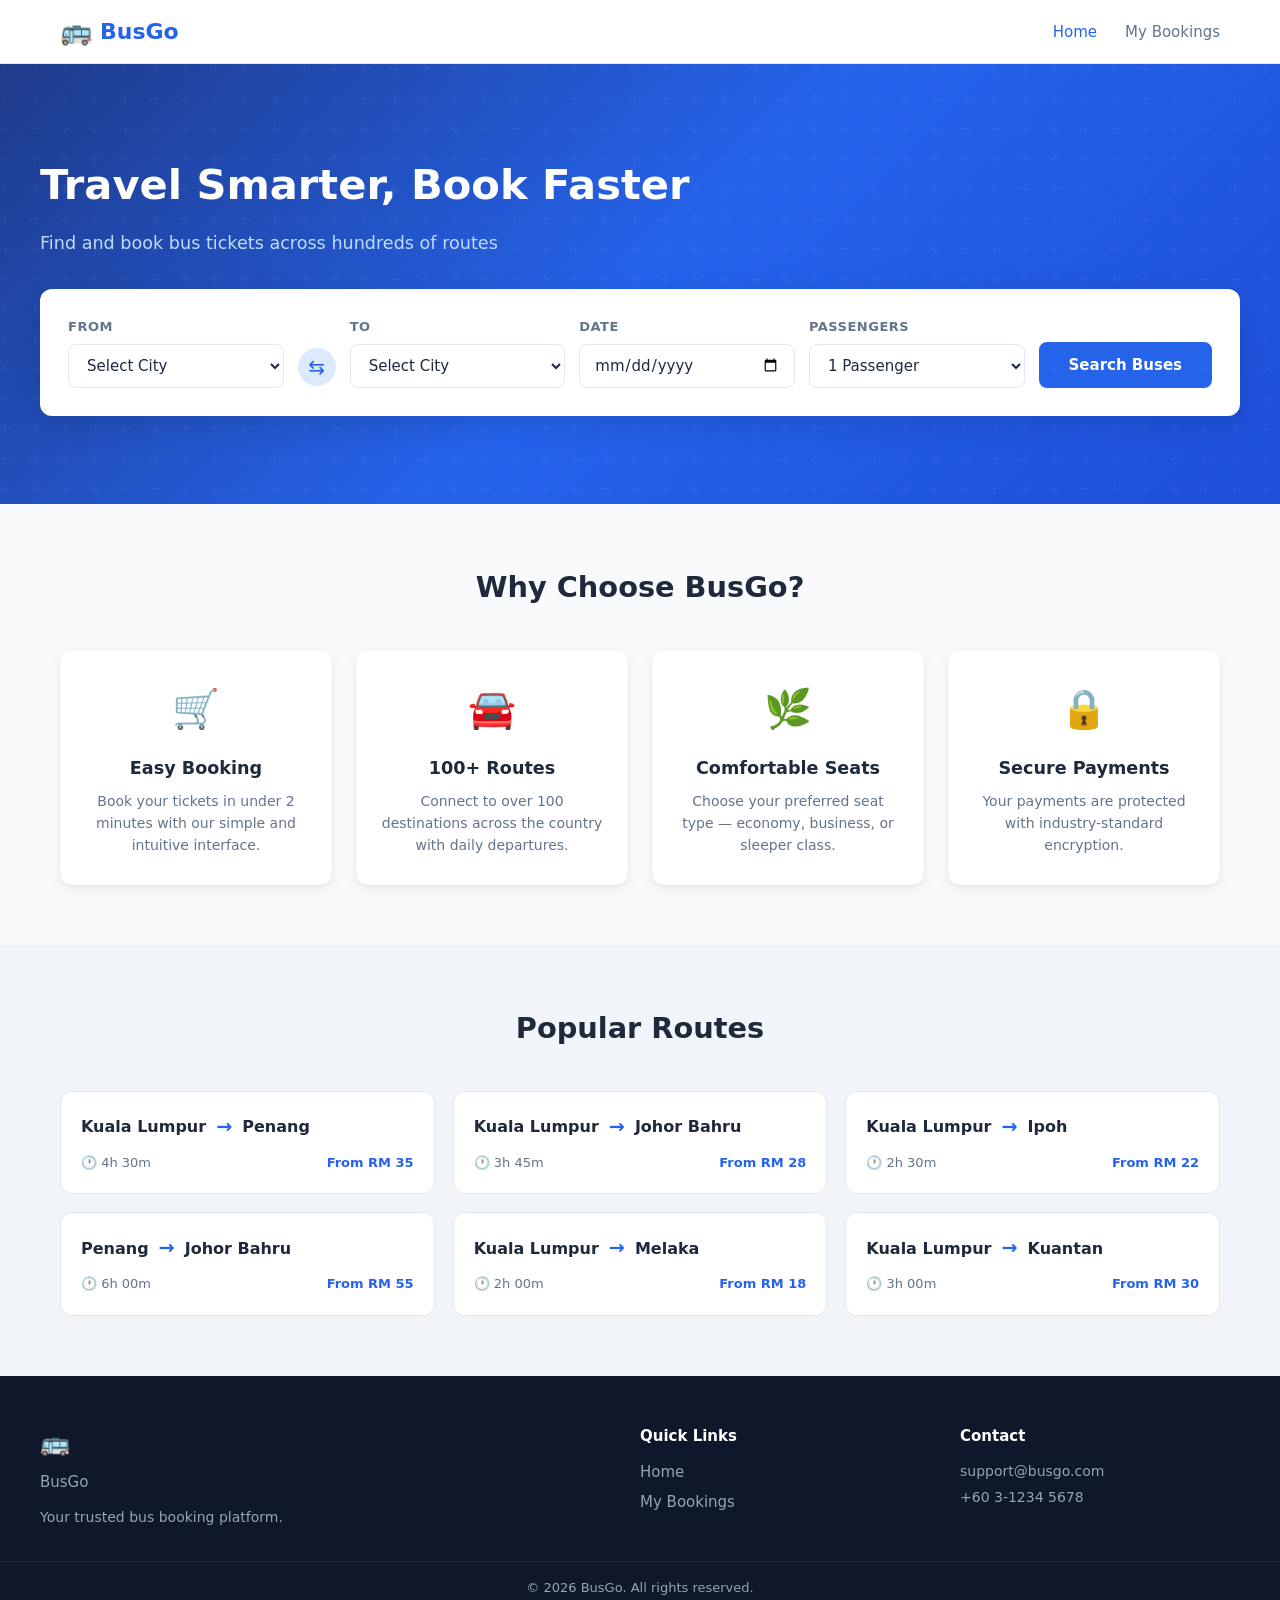
<file: projects/bus-booking-website/index.html>
<!DOCTYPE html>
<html lang="en">
<head>
  <meta charset="UTF-8" />
  <meta name="viewport" content="width=device-width, initial-scale=1.0" />
  <title>BusGo - Book Bus Tickets Online</title>
  <link rel="stylesheet" href="css/style.css" />
</head>
<body>

  <!-- NAVBAR -->
  <nav class="navbar">
    <div class="container nav-inner">
      <a href="index.html" class="logo">
        <span class="logo-icon">&#x1F68C;</span> BusGo
      </a>
      <ul class="nav-links">
        <li><a href="index.html" class="active">Home</a></li>
        <li><a href="my-bookings.html">My Bookings</a></li>
      </ul>
    </div>
  </nav>

  <!-- HERO -->
  <header class="hero">
    <div class="hero-overlay">
      <div class="container hero-content">
        <h1>Travel Smarter, Book Faster</h1>
        <p>Find and book bus tickets across hundreds of routes</p>

        <!-- SEARCH FORM -->
        <form class="search-card" id="searchForm">
          <div class="search-row">
            <div class="field-group">
              <label for="from">From</label>
              <select id="from" name="from" required>
                <option value="">Select City</option>
                <option>Kuala Lumpur</option>
                <option>Penang</option>
                <option>Johor Bahru</option>
                <option>Ipoh</option>
                <option>Kota Bharu</option>
                <option>Kuching</option>
                <option>Kota Kinabalu</option>
                <option>Melaka</option>
                <option>Alor Setar</option>
                <option>Kuantan</option>
              </select>
            </div>

            <button type="button" class="swap-btn" id="swapBtn" title="Swap cities">&#8646;</button>

            <div class="field-group">
              <label for="to">To</label>
              <select id="to" name="to" required>
                <option value="">Select City</option>
                <option>Kuala Lumpur</option>
                <option>Penang</option>
                <option>Johor Bahru</option>
                <option>Ipoh</option>
                <option>Kota Bharu</option>
                <option>Kuching</option>
                <option>Kota Kinabalu</option>
                <option>Melaka</option>
                <option>Alor Setar</option>
                <option>Kuantan</option>
              </select>
            </div>

            <div class="field-group">
              <label for="travelDate">Date</label>
              <input type="date" id="travelDate" name="travelDate" required />
            </div>

            <div class="field-group">
              <label for="passengers">Passengers</label>
              <select id="passengers" name="passengers">
                <option value="1">1 Passenger</option>
                <option value="2">2 Passengers</option>
                <option value="3">3 Passengers</option>
                <option value="4">4 Passengers</option>
                <option value="5">5 Passengers</option>
              </select>
            </div>

            <button type="submit" class="btn btn-primary search-submit">Search Buses</button>
          </div>
        </form>
      </div>
    </div>
  </header>

  <!-- FEATURES SECTION -->
  <section class="features section">
    <div class="container">
      <h2 class="section-title">Why Choose BusGo?</h2>
      <div class="features-grid">
        <div class="feature-card">
          <div class="feature-icon">&#128722;</div>
          <h3>Easy Booking</h3>
          <p>Book your tickets in under 2 minutes with our simple and intuitive interface.</p>
        </div>
        <div class="feature-card">
          <div class="feature-icon">&#128664;</div>
          <h3>100+ Routes</h3>
          <p>Connect to over 100 destinations across the country with daily departures.</p>
        </div>
        <div class="feature-card">
          <div class="feature-icon">&#127807;</div>
          <h3>Comfortable Seats</h3>
          <p>Choose your preferred seat type — economy, business, or sleeper class.</p>
        </div>
        <div class="feature-card">
          <div class="feature-icon">&#128274;</div>
          <h3>Secure Payments</h3>
          <p>Your payments are protected with industry-standard encryption.</p>
        </div>
      </div>
    </div>
  </section>

  <!-- POPULAR ROUTES -->
  <section class="popular section bg-light">
    <div class="container">
      <h2 class="section-title">Popular Routes</h2>
      <div class="routes-grid" id="popularRoutes"></div>
    </div>
  </section>

  <!-- FOOTER -->
  <footer class="footer">
    <div class="container footer-inner">
      <div class="footer-brand">
        <span class="logo-icon">&#x1F68C;</span> BusGo
        <p>Your trusted bus booking platform.</p>
      </div>
      <div class="footer-links">
        <h4>Quick Links</h4>
        <ul>
          <li><a href="index.html">Home</a></li>
          <li><a href="my-bookings.html">My Bookings</a></li>
        </ul>
      </div>
      <div class="footer-contact">
        <h4>Contact</h4>
        <p>support@busgo.com</p>
        <p>+60 3-1234 5678</p>
      </div>
    </div>
    <div class="footer-bottom">
      <p>&copy; 2026 BusGo. All rights reserved.</p>
    </div>
  </footer>

  <script src="js/app.js"></script>
  <script>
    // Set minimum date to today
    document.getElementById('travelDate').min = new Date().toISOString().split('T')[0];

    // Swap cities
    document.getElementById('swapBtn').addEventListener('click', () => {
      const from = document.getElementById('from');
      const to = document.getElementById('to');
      const tmp = from.value;
      from.value = to.value;
      to.value = tmp;
    });

    // Search form submit
    document.getElementById('searchForm').addEventListener('submit', (e) => {
      e.preventDefault();
      const from = document.getElementById('from').value;
      const to = document.getElementById('to').value;
      if (from === to) {
        alert('Origin and destination cannot be the same city.');
        return;
      }
      const date = document.getElementById('travelDate').value;
      const passengers = document.getElementById('passengers').value;
      window.location.href = `buses.html?from=${encodeURIComponent(from)}&to=${encodeURIComponent(to)}&date=${date}&passengers=${passengers}`;
    });

    // Render popular routes
    const routes = [
      { from: 'Kuala Lumpur', to: 'Penang', price: 35, duration: '4h 30m' },
      { from: 'Kuala Lumpur', to: 'Johor Bahru', price: 28, duration: '3h 45m' },
      { from: 'Kuala Lumpur', to: 'Ipoh', price: 22, duration: '2h 30m' },
      { from: 'Penang', to: 'Johor Bahru', price: 55, duration: '6h 00m' },
      { from: 'Kuala Lumpur', to: 'Melaka', price: 18, duration: '2h 00m' },
      { from: 'Kuala Lumpur', to: 'Kuantan', price: 30, duration: '3h 00m' },
    ];
    const container = document.getElementById('popularRoutes');
    routes.forEach(r => {
      container.innerHTML += `
        <div class="route-card" onclick="quickSearch('${r.from}','${r.to}')">
          <div class="route-cities">
            <span>${r.from}</span>
            <span class="route-arrow">&#8594;</span>
            <span>${r.to}</span>
          </div>
          <div class="route-meta">
            <span class="route-duration">&#128336; ${r.duration}</span>
            <span class="route-price">From RM ${r.price}</span>
          </div>
        </div>`;
    });

    function quickSearch(from, to) {
      document.getElementById('from').value = from;
      document.getElementById('to').value = to;
      document.getElementById('travelDate').value = new Date().toISOString().split('T')[0];
      document.getElementById('searchForm').dispatchEvent(new Event('submit'));
    }
  </script>
</body>
</html>
</file>
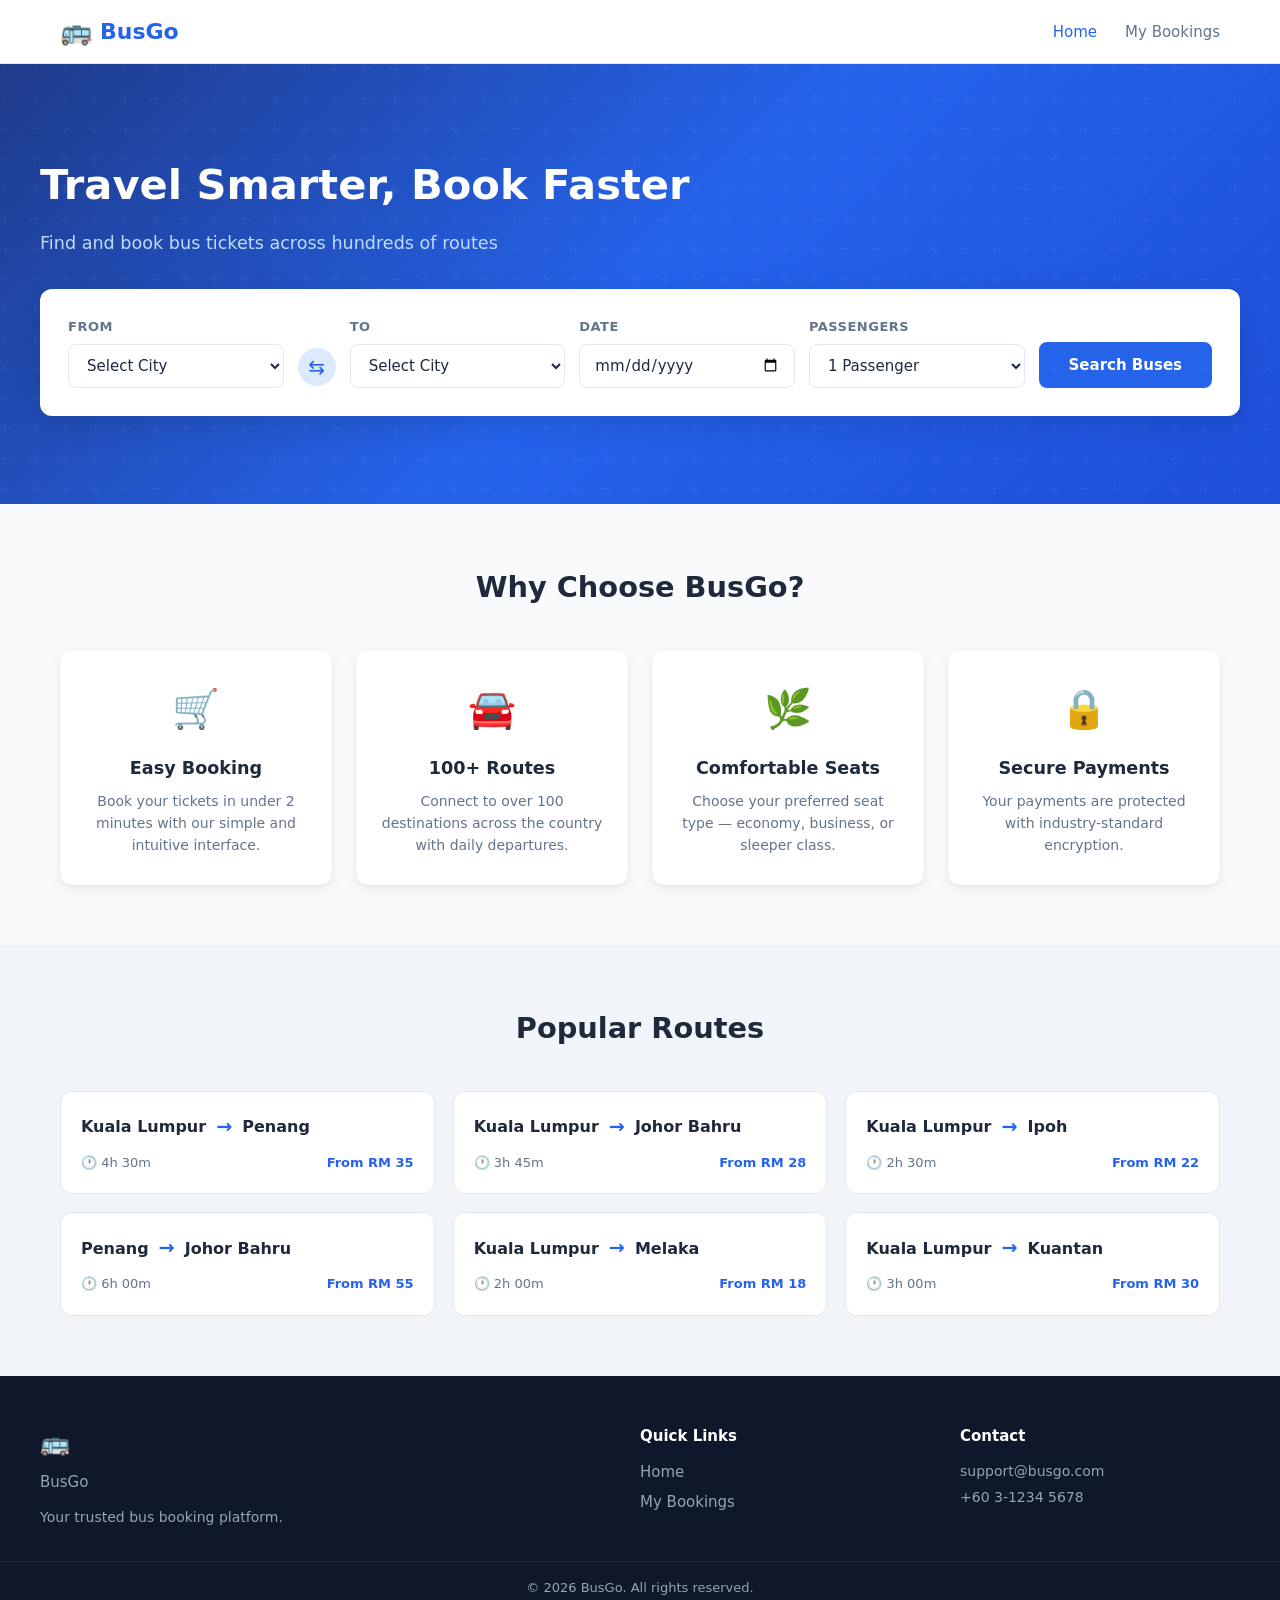
<file: projects/bus-booking-website/booking.html>
<!DOCTYPE html>
<html lang="en">
<head>
  <meta charset="UTF-8" />
  <meta name="viewport" content="width=device-width, initial-scale=1.0" />
  <title>Select Seats - BusGo</title>
  <link rel="stylesheet" href="css/style.css" />
</head>
<body>

  <!-- NAVBAR -->
  <nav class="navbar">
    <div class="container nav-inner">
      <a href="index.html" class="logo">
        <span class="logo-icon">&#x1F68C;</span> BusGo
      </a>
      <ul class="nav-links">
        <li><a href="index.html">Home</a></li>
        <li><a href="my-bookings.html">My Bookings</a></li>
      </ul>
    </div>
  </nav>

  <!-- PROGRESS BAR -->
  <div class="progress-strip">
    <div class="container">
      <div class="progress-steps">
        <div class="step completed"><span class="step-num">1</span> Search</div>
        <div class="step-line completed"></div>
        <div class="step active"><span class="step-num">2</span> Select Seats</div>
        <div class="step-line"></div>
        <div class="step"><span class="step-num">3</span> Passenger Details</div>
        <div class="step-line"></div>
        <div class="step"><span class="step-num">4</span> Confirmation</div>
      </div>
    </div>
  </div>

  <main class="container section">
    <div class="booking-layout">

      <!-- LEFT: SEAT SELECTION -->
      <div class="booking-left">

        <!-- BUS DETAILS CARD -->
        <div class="card bus-detail-card" id="busDetailCard"></div>

        <!-- SEAT MAP -->
        <div class="card seat-card">
          <h3>Select Your Seats</h3>
          <div class="seat-legend">
            <span class="legend-item"><span class="seat-demo available"></span> Available</span>
            <span class="legend-item"><span class="seat-demo selected"></span> Selected</span>
            <span class="legend-item"><span class="seat-demo booked"></span> Booked</span>
          </div>

          <div class="bus-layout">
            <div class="driver-section">
              <div class="steering-wheel">&#9939;</div>
              <span>Driver</span>
            </div>
            <div class="seat-grid" id="seatGrid"></div>
          </div>

          <div class="selected-seats-summary" id="selectedSeatsSummary">
            Select <span id="requiredSeats"></span> seat(s)
          </div>
        </div>

        <!-- PASSENGER DETAILS FORM -->
        <div class="card passenger-card" id="passengerForm" style="display:none;">
          <h3>Passenger Details</h3>
          <div id="passengerFields"></div>

          <div class="contact-section">
            <h4>Contact Information</h4>
            <div class="form-row">
              <div class="form-group">
                <label>Email Address</label>
                <input type="email" id="contactEmail" placeholder="you@example.com" required />
              </div>
              <div class="form-group">
                <label>Phone Number</label>
                <input type="tel" id="contactPhone" placeholder="+60 12-345 6789" required />
              </div>
            </div>
          </div>

          <button class="btn btn-primary btn-block" id="proceedBtn">Proceed to Payment</button>
        </div>
      </div>

      <!-- RIGHT: FARE SUMMARY -->
      <aside class="booking-right">
        <div class="card fare-card" id="fareCard">
          <h3>Fare Summary</h3>
          <div id="fareSummaryContent">
            <div class="fare-placeholder">Select seats to see fare breakdown</div>
          </div>
        </div>

        <div class="card info-card">
          <h4>&#128274; Secure Booking</h4>
          <ul class="info-list">
            <li>&#10003; Free cancellation up to 24h before departure</li>
            <li>&#10003; Instant e-ticket via email</li>
            <li>&#10003; 24/7 customer support</li>
          </ul>
        </div>
      </aside>
    </div>
  </main>

  <!-- PAYMENT MODAL -->
  <div class="modal-overlay" id="paymentModal" style="display:none;">
    <div class="modal">
      <div class="modal-header">
        <h3>Payment</h3>
        <button class="modal-close" onclick="closeModal()">&#10005;</button>
      </div>
      <div class="modal-body">
        <div class="total-amount" id="modalTotal"></div>

        <div class="payment-methods">
          <label class="payment-option">
            <input type="radio" name="payment" value="card" checked />
            <span>&#128179; Credit / Debit Card</span>
          </label>
          <label class="payment-option">
            <input type="radio" name="payment" value="fpx" />
            <span>&#127975; Online Banking (FPX)</span>
          </label>
          <label class="payment-option">
            <input type="radio" name="payment" value="ewallet" />
            <span>&#128247; E-Wallet</span>
          </label>
        </div>

        <div id="cardFields">
          <div class="form-group">
            <label>Card Number</label>
            <input type="text" id="cardNum" placeholder="1234 5678 9012 3456" maxlength="19" />
          </div>
          <div class="form-row">
            <div class="form-group">
              <label>Expiry</label>
              <input type="text" id="cardExpiry" placeholder="MM/YY" maxlength="5" />
            </div>
            <div class="form-group">
              <label>CVV</label>
              <input type="text" id="cardCvv" placeholder="123" maxlength="3" />
            </div>
          </div>
          <div class="form-group">
            <label>Cardholder Name</label>
            <input type="text" id="cardName" placeholder="Name on card" />
          </div>
        </div>

        <button class="btn btn-primary btn-block" id="payBtn">Pay Now</button>
      </div>
    </div>
  </div>

  <!-- FOOTER -->
  <footer class="footer">
    <div class="footer-bottom">
      <p>&copy; 2026 BusGo. All rights reserved.</p>
    </div>
  </footer>

  <script src="js/app.js"></script>
  <script>
    const bus = JSON.parse(sessionStorage.getItem('selectedBus') || 'null');
    const search = JSON.parse(sessionStorage.getItem('searchParams') || '{}');

    if (!bus) { window.location.href = 'index.html'; }

    const { from = '', to = '', date = '', passengers = 1 } = search;
    let selectedSeats = [];

    // Render bus detail card
    document.getElementById('busDetailCard').innerHTML = `
      <div class="bus-detail-row">
        <div class="bd-operator">
          <div class="operator-logo large">${bus.operatorInitials}</div>
          <div>
            <div class="operator-name">${bus.operator}</div>
            <div class="bus-type-badge">${bus.type}</div>
          </div>
        </div>
        <div class="bd-route">
          <div class="bd-time-block">
            <div class="time">${bus.departure}</div>
            <div class="city">${from}</div>
            <div class="date-small">${formatDate(date)}</div>
          </div>
          <div class="duration-block">
            <div class="duration-line"></div>
            <div class="duration-text">${bus.duration}</div>
          </div>
          <div class="bd-time-block">
            <div class="time">${bus.arrival}</div>
            <div class="city">${to}</div>
            <div class="date-small">${formatDate(date)}</div>
          </div>
        </div>
        <div class="bd-price">
          <div class="price">RM ${bus.price.toFixed(2)}</div>
          <div class="price-sub">per person</div>
        </div>
      </div>
    `;

    document.getElementById('requiredSeats').textContent = passengers;

    // Generate seat grid
    const totalSeats = 40;
    const bookedSeats = bus.bookedSeats || [];
    const seatGrid = document.getElementById('seatGrid');

    for (let i = 1; i <= totalSeats; i++) {
      const seat = document.createElement('div');
      const col = ((i - 1) % 4);
      seat.className = 'seat ' + (bookedSeats.includes(i) ? 'booked' : 'available');
      if (col === 2) seat.classList.add('aisle-gap');
      seat.textContent = i;
      seat.dataset.num = i;
      if (!bookedSeats.includes(i)) {
        seat.addEventListener('click', () => toggleSeat(i, seat));
      }
      seatGrid.appendChild(seat);
    }

    function toggleSeat(num, el) {
      if (el.classList.contains('selected')) {
        selectedSeats = selectedSeats.filter(s => s !== num);
        el.classList.remove('selected');
        el.classList.add('available');
      } else {
        if (selectedSeats.length >= passengers) {
          alert(`You can only select ${passengers} seat(s) for this booking.`);
          return;
        }
        selectedSeats.push(num);
        el.classList.remove('available');
        el.classList.add('selected');
      }
      updateUI();
    }

    function updateUI() {
      const summary = document.getElementById('selectedSeatsSummary');
      const passengerForm = document.getElementById('passengerForm');

      if (selectedSeats.length === 0) {
        summary.textContent = `Select ${passengers} seat(s)`;
        passengerForm.style.display = 'none';
        document.getElementById('fareSummaryContent').innerHTML = '<div class="fare-placeholder">Select seats to see fare breakdown</div>';
      } else {
        summary.innerHTML = `Selected: <strong>${selectedSeats.sort((a,b)=>a-b).join(', ')}</strong> &nbsp; (${selectedSeats.length}/${passengers} seats)`;

        if (selectedSeats.length === parseInt(passengers)) {
          passengerForm.style.display = 'block';
          renderPassengerFields();
          passengerForm.scrollIntoView({ behavior: 'smooth', block: 'start' });
        }
        updateFareSummary();
      }
    }

    function renderPassengerFields() {
      const fields = document.getElementById('passengerFields');
      fields.innerHTML = selectedSeats.map((seat, i) => `
        <div class="passenger-block">
          <h4>Passenger ${i + 1} — Seat ${seat}</h4>
          <div class="form-row">
            <div class="form-group">
              <label>Full Name</label>
              <input type="text" id="pax_name_${i}" placeholder="Full name as in IC/Passport" required />
            </div>
            <div class="form-group">
              <label>IC / Passport No.</label>
              <input type="text" id="pax_ic_${i}" placeholder="e.g. 900101-01-1234" required />
            </div>
          </div>
          <div class="form-row">
            <div class="form-group">
              <label>Age</label>
              <input type="number" id="pax_age_${i}" placeholder="Age" min="1" max="120" required />
            </div>
            <div class="form-group">
              <label>Gender</label>
              <select id="pax_gender_${i}">
                <option>Male</option>
                <option>Female</option>
                <option>Prefer not to say</option>
              </select>
            </div>
          </div>
        </div>
      `).join('<hr>');
    }

    function updateFareSummary() {
      const baseFare = bus.price * selectedSeats.length;
      const tax = baseFare * 0.06;
      const total = baseFare + tax;

      document.getElementById('fareSummaryContent').innerHTML = `
        <div class="fare-row"><span>${bus.operator}</span><span></span></div>
        <div class="fare-row"><span>${from} → ${to}</span><span></span></div>
        <div class="fare-row"><span>Seats: ${selectedSeats.sort((a,b)=>a-b).join(', ')}</span><span></span></div>
        <hr>
        <div class="fare-row"><span>Base Fare (${selectedSeats.length} × RM ${bus.price})</span><span>RM ${baseFare.toFixed(2)}</span></div>
        <div class="fare-row"><span>Service Tax (6%)</span><span>RM ${tax.toFixed(2)}</span></div>
        <hr>
        <div class="fare-row total"><span>Total</span><span>RM ${total.toFixed(2)}</span></div>
      `;
    }

    // Proceed to payment
    document.getElementById('proceedBtn').addEventListener('click', () => {
      if (selectedSeats.length < parseInt(passengers)) {
        alert(`Please select ${passengers} seat(s) before proceeding.`);
        return;
      }
      // Collect passenger info
      const passengerData = selectedSeats.map((seat, i) => ({
        seat,
        name: document.getElementById(`pax_name_${i}`).value.trim(),
        ic: document.getElementById(`pax_ic_${i}`).value.trim(),
        age: document.getElementById(`pax_age_${i}`).value,
        gender: document.getElementById(`pax_gender_${i}`).value,
      }));

      const email = document.getElementById('contactEmail').value.trim();
      const phone = document.getElementById('contactPhone').value.trim();

      if (passengerData.some(p => !p.name || !p.ic || !p.age)) {
        alert('Please fill in all passenger details.');
        return;
      }
      if (!email || !phone) {
        alert('Please enter contact information.');
        return;
      }

      const baseFare = bus.price * selectedSeats.length;
      const tax = baseFare * 0.06;
      const total = baseFare + tax;

      sessionStorage.setItem('bookingData', JSON.stringify({ bus, search, selectedSeats, passengerData, email, phone, total }));
      document.getElementById('modalTotal').innerHTML = `Total Amount: <strong>RM ${total.toFixed(2)}</strong>`;
      document.getElementById('paymentModal').style.display = 'flex';
    });

    // Card number formatting
    document.getElementById('cardNum').addEventListener('input', function () {
      this.value = this.value.replace(/\D/g, '').replace(/(.{4})/g, '$1 ').trim();
    });
    document.getElementById('cardExpiry').addEventListener('input', function () {
      this.value = this.value.replace(/\D/g, '').replace(/^(\d{2})(\d)/, '$1/$2');
    });

    document.getElementById('payBtn').addEventListener('click', () => {
      const method = document.querySelector('input[name="payment"]:checked').value;
      if (method === 'card') {
        const num = document.getElementById('cardNum').value.replace(/\s/g, '');
        const exp = document.getElementById('cardExpiry').value;
        const cvv = document.getElementById('cardCvv').value;
        const name = document.getElementById('cardName').value.trim();
        if (num.length < 16 || !exp || cvv.length < 3 || !name) {
          alert('Please fill in valid card details.');
          return;
        }
      }

      // Simulate payment processing
      document.getElementById('payBtn').textContent = 'Processing...';
      document.getElementById('payBtn').disabled = true;
      setTimeout(() => {
        // Save booking to localStorage
        const bookingData = JSON.parse(sessionStorage.getItem('bookingData'));
        const bookingRef = 'BG' + Date.now().toString(36).toUpperCase();
        bookingData.ref = bookingRef;
        bookingData.status = 'Confirmed';
        bookingData.bookedAt = new Date().toISOString();

        const allBookings = JSON.parse(localStorage.getItem('busgoBookings') || '[]');
        allBookings.push(bookingData);
        localStorage.setItem('busgoBookings', JSON.stringify(allBookings));
        sessionStorage.setItem('lastBooking', JSON.stringify(bookingData));

        window.location.href = 'confirmation.html';
      }, 2000);
    });

    function closeModal() {
      document.getElementById('paymentModal').style.display = 'none';
    }

    // Payment method toggle
    document.querySelectorAll('input[name="payment"]').forEach(el => {
      el.addEventListener('change', () => {
        document.getElementById('cardFields').style.display = el.value === 'card' ? 'block' : 'none';
      });
    });

    function formatDate(d) {
      if (!d) return '';
      const dt = new Date(d + 'T00:00:00');
      return dt.toLocaleDateString('en-MY', { weekday: 'short', day: 'numeric', month: 'short', year: 'numeric' });
    }
  </script>
</body>
</html>
</file>
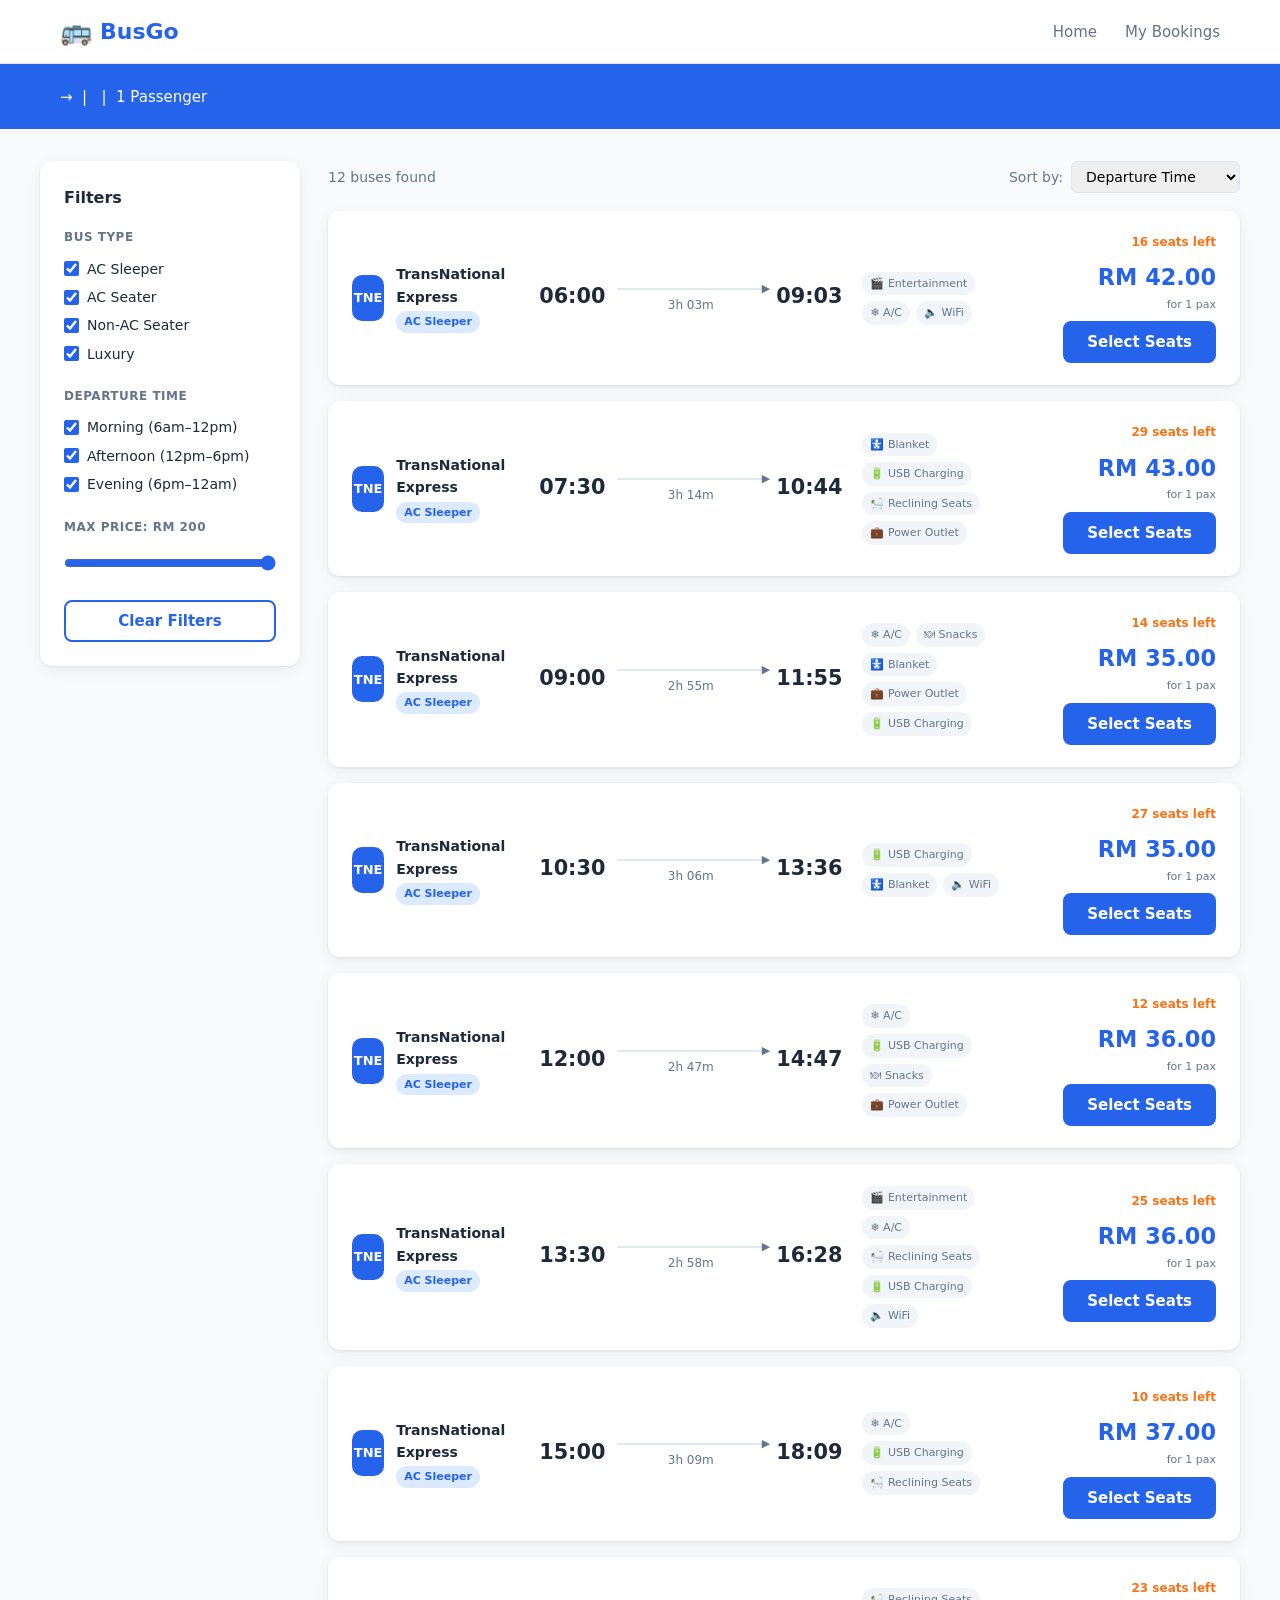
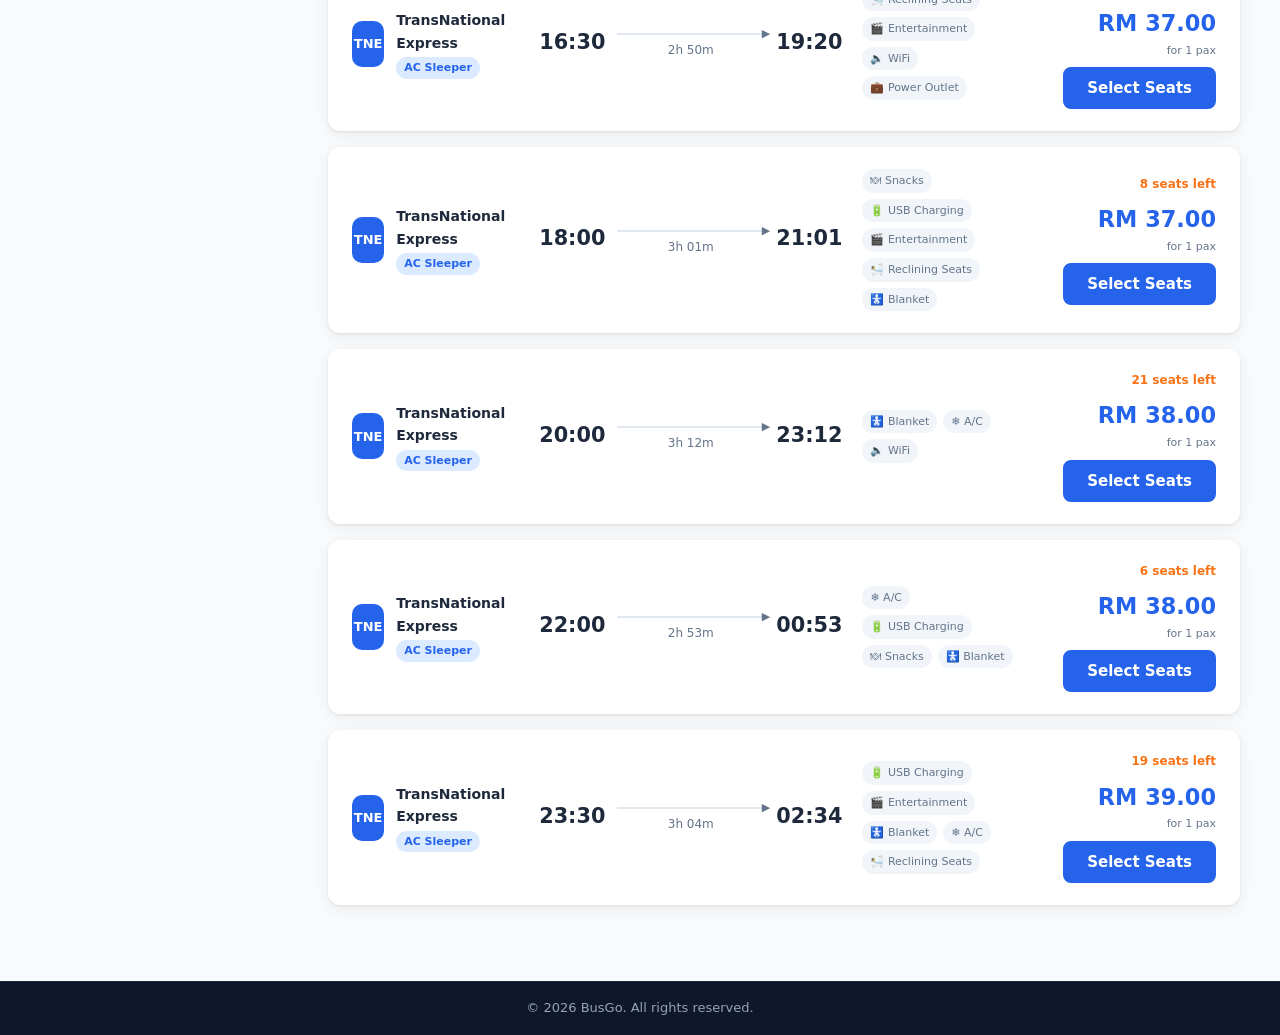
<file: projects/bus-booking-website/buses.html>
<!DOCTYPE html>
<html lang="en">
<head>
  <meta charset="UTF-8" />
  <meta name="viewport" content="width=device-width, initial-scale=1.0" />
  <title>Available Buses - BusGo</title>
  <link rel="stylesheet" href="css/style.css" />
</head>
<body>

  <!-- NAVBAR -->
  <nav class="navbar">
    <div class="container nav-inner">
      <a href="index.html" class="logo">
        <span class="logo-icon">&#x1F68C;</span> BusGo
      </a>
      <ul class="nav-links">
        <li><a href="index.html">Home</a></li>
        <li><a href="my-bookings.html">My Bookings</a></li>
      </ul>
    </div>
  </nav>

  <!-- SEARCH SUMMARY BAR -->
  <div class="search-bar-strip">
    <div class="container search-bar-inner">
      <div class="search-summary" id="searchSummary"></div>
      <a href="index.html" class="btn btn-outline btn-sm">Modify Search</a>
    </div>
  </div>

  <!-- MAIN CONTENT -->
  <main class="container buses-main section">
    <div class="buses-layout">

      <!-- FILTERS SIDEBAR -->
      <aside class="filters-panel">
        <h3>Filters</h3>

        <div class="filter-group">
          <label class="filter-label">Bus Type</label>
          <label class="checkbox-label"><input type="checkbox" value="AC Sleeper" class="bus-type-filter" checked /> AC Sleeper</label>
          <label class="checkbox-label"><input type="checkbox" value="AC Seater" class="bus-type-filter" checked /> AC Seater</label>
          <label class="checkbox-label"><input type="checkbox" value="Non-AC Seater" class="bus-type-filter" checked /> Non-AC Seater</label>
          <label class="checkbox-label"><input type="checkbox" value="Luxury" class="bus-type-filter" checked /> Luxury</label>
        </div>

        <div class="filter-group">
          <label class="filter-label">Departure Time</label>
          <label class="checkbox-label"><input type="checkbox" value="morning" class="time-filter" checked /> Morning (6am–12pm)</label>
          <label class="checkbox-label"><input type="checkbox" value="afternoon" class="time-filter" checked /> Afternoon (12pm–6pm)</label>
          <label class="checkbox-label"><input type="checkbox" value="evening" class="time-filter" checked /> Evening (6pm–12am)</label>
        </div>

        <div class="filter-group">
          <label class="filter-label">Max Price: RM <span id="priceDisplay">200</span></label>
          <input type="range" id="priceRange" min="10" max="200" value="200" step="5" />
        </div>

        <button class="btn btn-outline btn-block" id="clearFilters">Clear Filters</button>
      </aside>

      <!-- BUS RESULTS -->
      <section class="buses-results">
        <div class="results-header">
          <span id="resultsCount"></span>
          <div class="sort-row">
            <label for="sortBy">Sort by:</label>
            <select id="sortBy">
              <option value="departure">Departure Time</option>
              <option value="price-asc">Price: Low to High</option>
              <option value="price-desc">Price: High to Low</option>
              <option value="duration">Duration</option>
            </select>
          </div>
        </div>
        <div id="busList"></div>
        <div id="noBuses" class="no-results hidden">
          <div class="no-results-icon">&#128664;</div>
          <h3>No buses found</h3>
          <p>Try adjusting your filters or search for a different route.</p>
        </div>
      </section>
    </div>
  </main>

  <!-- FOOTER -->
  <footer class="footer">
    <div class="footer-bottom">
      <p>&copy; 2026 BusGo. All rights reserved.</p>
    </div>
  </footer>

  <script src="js/app.js"></script>
  <script>
    const params = new URLSearchParams(window.location.search);
    const from = params.get('from') || '';
    const to = params.get('to') || '';
    const date = params.get('date') || '';
    const passengers = parseInt(params.get('passengers') || '1');

    // Display search summary
    document.getElementById('searchSummary').innerHTML =
      `<strong>${from}</strong> &rarr; <strong>${to}</strong> &nbsp;|&nbsp; ${formatDate(date)} &nbsp;|&nbsp; ${passengers} Passenger${passengers > 1 ? 's' : ''}`;

    function formatDate(d) {
      if (!d) return '';
      const dt = new Date(d + 'T00:00:00');
      return dt.toLocaleDateString('en-MY', { weekday: 'short', day: 'numeric', month: 'short', year: 'numeric' });
    }

    // Generate buses
    const allBuses = generateBuses(from, to, date, passengers);
    let filtered = [...allBuses];

    renderBuses();

    function renderBuses() {
      applyFilters();
      applySorting();
      displayBuses();
    }

    function applyFilters() {
      const selectedTypes = [...document.querySelectorAll('.bus-type-filter:checked')].map(c => c.value);
      const selectedTimes = [...document.querySelectorAll('.time-filter:checked')].map(c => c.value);
      const maxPrice = parseInt(document.getElementById('priceRange').value);

      filtered = allBuses.filter(bus => {
        const typeOk = selectedTypes.includes(bus.type);
        const priceOk = bus.price * passengers <= maxPrice;
        const hour = parseInt(bus.departure.split(':')[0]);
        let timeSlot = hour < 12 ? 'morning' : hour < 18 ? 'afternoon' : 'evening';
        const timeOk = selectedTimes.includes(timeSlot);
        return typeOk && priceOk && timeOk;
      });
    }

    function applySorting() {
      const sort = document.getElementById('sortBy').value;
      filtered.sort((a, b) => {
        if (sort === 'price-asc') return a.price - b.price;
        if (sort === 'price-desc') return b.price - a.price;
        if (sort === 'duration') return a.durationMins - b.durationMins;
        return a.departure.localeCompare(b.departure);
      });
    }

    function displayBuses() {
      const list = document.getElementById('busList');
      const noBuses = document.getElementById('noBuses');
      document.getElementById('resultsCount').textContent = `${filtered.length} bus${filtered.length !== 1 ? 'es' : ''} found`;

      if (filtered.length === 0) {
        list.innerHTML = '';
        noBuses.classList.remove('hidden');
        return;
      }
      noBuses.classList.add('hidden');

      list.innerHTML = filtered.map(bus => `
        <div class="bus-card">
          <div class="bus-operator">
            <div class="operator-logo">${bus.operatorInitials}</div>
            <div>
              <div class="operator-name">${bus.operator}</div>
              <div class="bus-type-badge">${bus.type}</div>
            </div>
          </div>

          <div class="bus-times">
            <div class="time-block">
              <div class="time">${bus.departure}</div>
              <div class="city">${from}</div>
            </div>
            <div class="duration-block">
              <div class="duration-line"></div>
              <div class="duration-text">${bus.duration}</div>
            </div>
            <div class="time-block">
              <div class="time">${bus.arrival}</div>
              <div class="city">${to}</div>
            </div>
          </div>

          <div class="bus-amenities">
            ${bus.amenities.map(a => `<span class="amenity">${a}</span>`).join('')}
          </div>

          <div class="bus-booking">
            <div class="seats-left">${bus.seatsLeft} seats left</div>
            <div class="price-block">
              <div class="price">RM ${(bus.price * passengers).toFixed(2)}</div>
              <div class="price-sub">for ${passengers} pax</div>
            </div>
            <button class="btn btn-primary" onclick="selectBus('${bus.id}')">Select Seats</button>
          </div>
        </div>
      `).join('');
    }

    function selectBus(busId) {
      const bus = allBuses.find(b => b.id === busId);
      sessionStorage.setItem('selectedBus', JSON.stringify(bus));
      sessionStorage.setItem('searchParams', JSON.stringify({ from, to, date, passengers }));
      window.location.href = `booking.html?busId=${busId}`;
    }

    // Filter listeners
    document.querySelectorAll('.bus-type-filter, .time-filter').forEach(el => el.addEventListener('change', renderBuses));
    document.getElementById('sortBy').addEventListener('change', renderBuses);
    document.getElementById('priceRange').addEventListener('input', function () {
      document.getElementById('priceDisplay').textContent = this.value;
      renderBuses();
    });
    document.getElementById('clearFilters').addEventListener('click', () => {
      document.querySelectorAll('.bus-type-filter, .time-filter').forEach(el => el.checked = true);
      document.getElementById('priceRange').value = 200;
      document.getElementById('priceDisplay').textContent = '200';
      renderBuses();
    });
  </script>
</body>
</html>
</file>
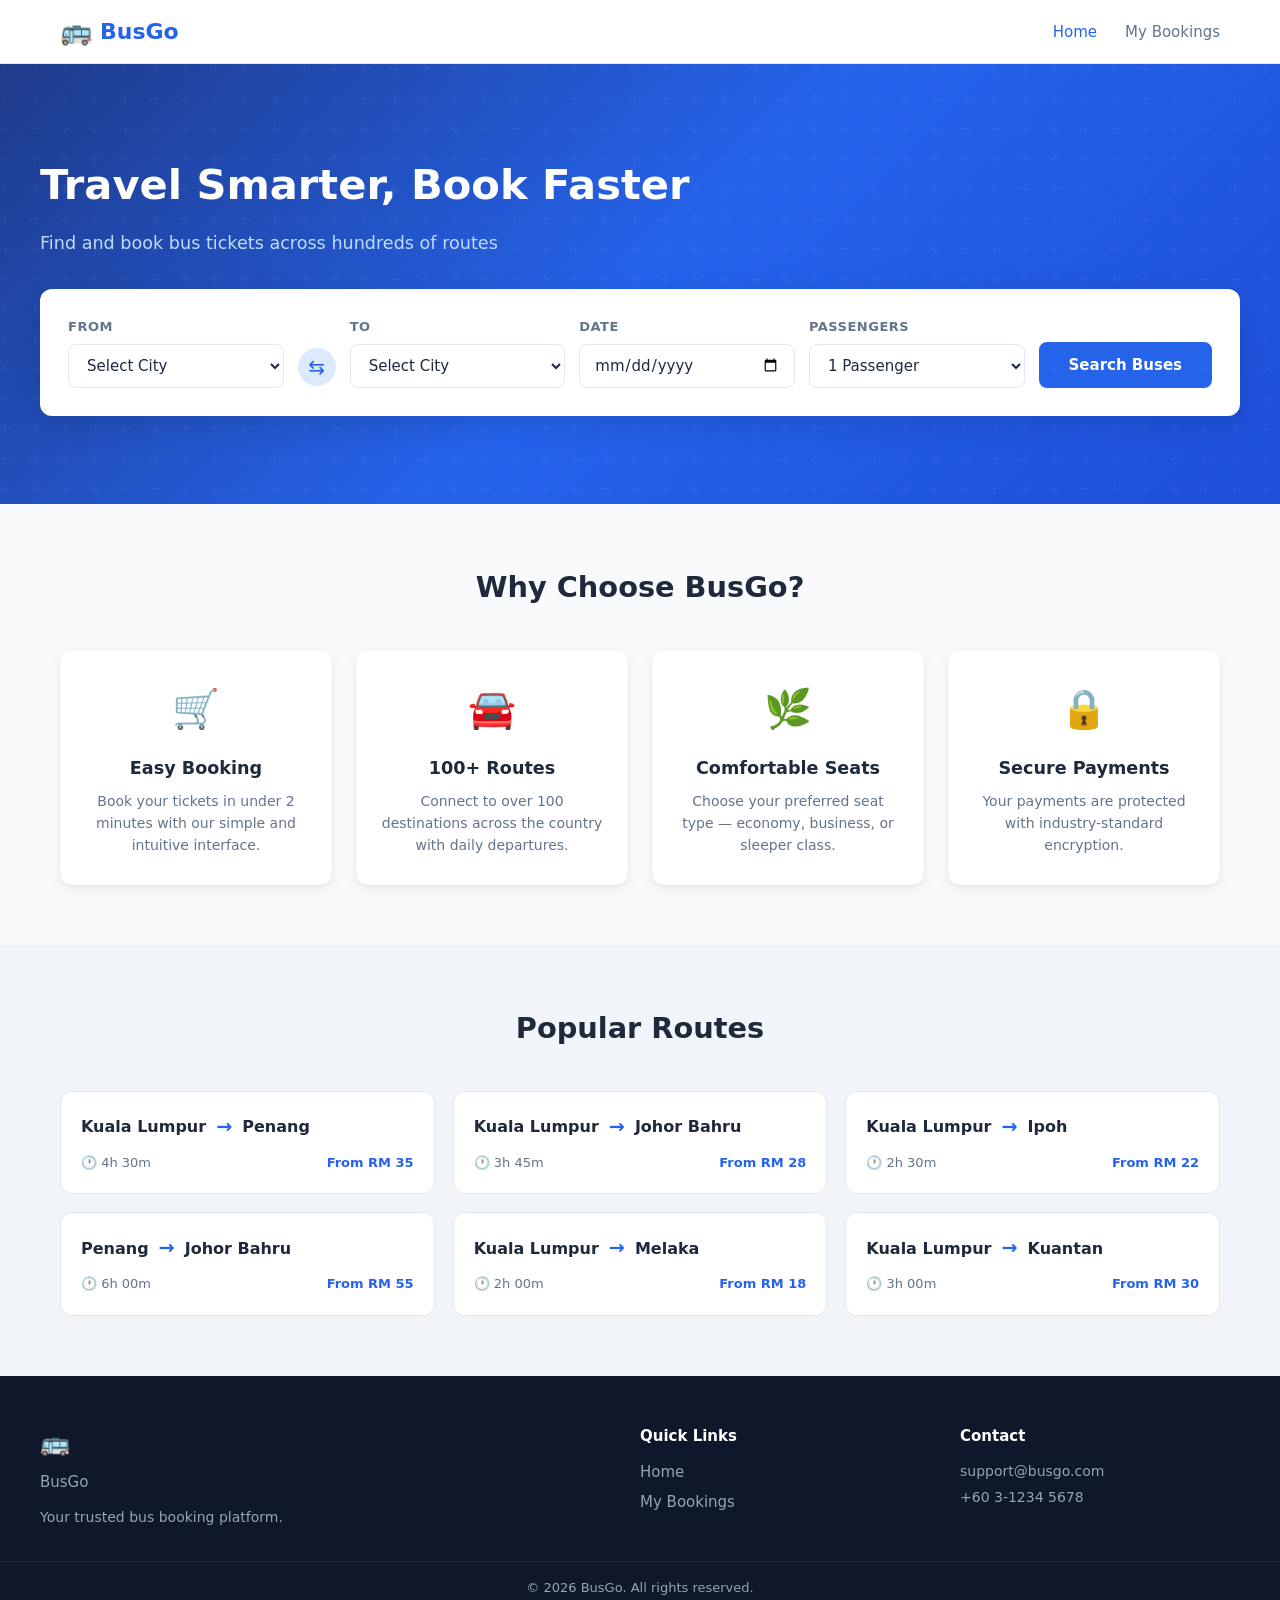
<file: projects/bus-booking-website/confirmation.html>
<!DOCTYPE html>
<html lang="en">
<head>
  <meta charset="UTF-8" />
  <meta name="viewport" content="width=device-width, initial-scale=1.0" />
  <title>Booking Confirmed - BusGo</title>
  <link rel="stylesheet" href="css/style.css" />
</head>
<body>

  <!-- NAVBAR -->
  <nav class="navbar">
    <div class="container nav-inner">
      <a href="index.html" class="logo">
        <span class="logo-icon">&#x1F68C;</span> BusGo
      </a>
      <ul class="nav-links">
        <li><a href="index.html">Home</a></li>
        <li><a href="my-bookings.html">My Bookings</a></li>
      </ul>
    </div>
  </nav>

  <!-- PROGRESS BAR -->
  <div class="progress-strip">
    <div class="container">
      <div class="progress-steps">
        <div class="step completed"><span class="step-num">1</span> Search</div>
        <div class="step-line completed"></div>
        <div class="step completed"><span class="step-num">2</span> Select Seats</div>
        <div class="step-line completed"></div>
        <div class="step completed"><span class="step-num">3</span> Passenger Details</div>
        <div class="step-line completed"></div>
        <div class="step active"><span class="step-num">4</span> Confirmation</div>
      </div>
    </div>
  </div>

  <main class="container section">

    <!-- SUCCESS BANNER -->
    <div class="success-banner">
      <div class="success-icon">&#10003;</div>
      <div>
        <h2>Booking Confirmed!</h2>
        <p>Your e-ticket has been sent to your email.</p>
      </div>
    </div>

    <div class="confirmation-layout">

      <!-- TICKET -->
      <div class="ticket-card" id="ticketCard">
        <div class="ticket-header">
          <div class="ticket-logo">
            <span class="logo-icon">&#x1F68C;</span> BusGo
          </div>
          <div class="ticket-ref" id="ticketRef"></div>
        </div>

        <div class="ticket-body">
          <div class="ticket-route" id="ticketRoute"></div>

          <div class="ticket-divider">
            <div class="ticket-hole left"></div>
            <div class="dashed-line"></div>
            <div class="ticket-hole right"></div>
          </div>

          <div class="ticket-details" id="ticketDetails"></div>
        </div>

        <div class="ticket-footer">
          <div class="ticket-status confirmed">&#10003; CONFIRMED</div>
          <button class="btn btn-outline" onclick="printTicket()">&#128438; Print / Save</button>
        </div>
      </div>

      <!-- ACTIONS SIDEBAR -->
      <div class="confirmation-sidebar">
        <div class="card">
          <h4>What's next?</h4>
          <ul class="info-list">
            <li>&#9993; E-ticket sent to your email</li>
            <li>&#128241; Show ticket on your phone at boarding</li>
            <li>&#128336; Arrive 15 minutes before departure</li>
            <li>&#128220; Carry a valid photo ID</li>
          </ul>
        </div>

        <div class="card cancellation-card">
          <h4>&#128204; Cancellation Policy</h4>
          <p>Free cancellation up to 24 hours before departure. After that, a 50% cancellation fee applies.</p>
        </div>

        <a href="index.html" class="btn btn-primary btn-block">Book Another Trip</a>
        <a href="my-bookings.html" class="btn btn-outline btn-block" style="margin-top:10px;">View My Bookings</a>
      </div>
    </div>
  </main>

  <!-- FOOTER -->
  <footer class="footer">
    <div class="footer-bottom">
      <p>&copy; 2026 BusGo. All rights reserved.</p>
    </div>
  </footer>

  <script src="js/app.js"></script>
  <script>
    const booking = JSON.parse(sessionStorage.getItem('lastBooking') || 'null');
    if (!booking) { window.location.href = 'index.html'; }

    const { bus, search, selectedSeats, passengerData, email, phone, total, ref, bookedAt } = booking;
    const { from, to, date, passengers } = search;

    document.getElementById('ticketRef').textContent = `Ref: ${ref}`;

    document.getElementById('ticketRoute').innerHTML = `
      <div class="ticket-time-block">
        <div class="big-time">${bus.departure}</div>
        <div class="ticket-city">${from}</div>
      </div>
      <div class="ticket-arrow">
        <div class="arrow-line"></div>
        <div class="arrow-duration">${bus.duration}</div>
      </div>
      <div class="ticket-time-block">
        <div class="big-time">${bus.arrival}</div>
        <div class="ticket-city">${to}</div>
      </div>
    `;

    document.getElementById('ticketDetails').innerHTML = `
      <div class="detail-grid">
        <div class="detail-item">
          <div class="detail-label">Date</div>
          <div class="detail-value">${formatDate(date)}</div>
        </div>
        <div class="detail-item">
          <div class="detail-label">Bus Operator</div>
          <div class="detail-value">${bus.operator}</div>
        </div>
        <div class="detail-item">
          <div class="detail-label">Bus Type</div>
          <div class="detail-value">${bus.type}</div>
        </div>
        <div class="detail-item">
          <div class="detail-label">Seats</div>
          <div class="detail-value">${selectedSeats.sort((a,b)=>a-b).join(', ')}</div>
        </div>
        <div class="detail-item">
          <div class="detail-label">Passengers</div>
          <div class="detail-value">${passengerData.map(p => p.name).join(', ')}</div>
        </div>
        <div class="detail-item">
          <div class="detail-label">Contact</div>
          <div class="detail-value">${email}</div>
        </div>
        <div class="detail-item">
          <div class="detail-label">Phone</div>
          <div class="detail-value">${phone}</div>
        </div>
        <div class="detail-item">
          <div class="detail-label">Total Paid</div>
          <div class="detail-value price">RM ${parseFloat(total).toFixed(2)}</div>
        </div>
      </div>
    `;

    function formatDate(d) {
      if (!d) return '';
      const dt = new Date(d + 'T00:00:00');
      return dt.toLocaleDateString('en-MY', { weekday: 'short', day: 'numeric', month: 'short', year: 'numeric' });
    }

    function printTicket() {
      window.print();
    }
  </script>
</body>
</html>
</file>
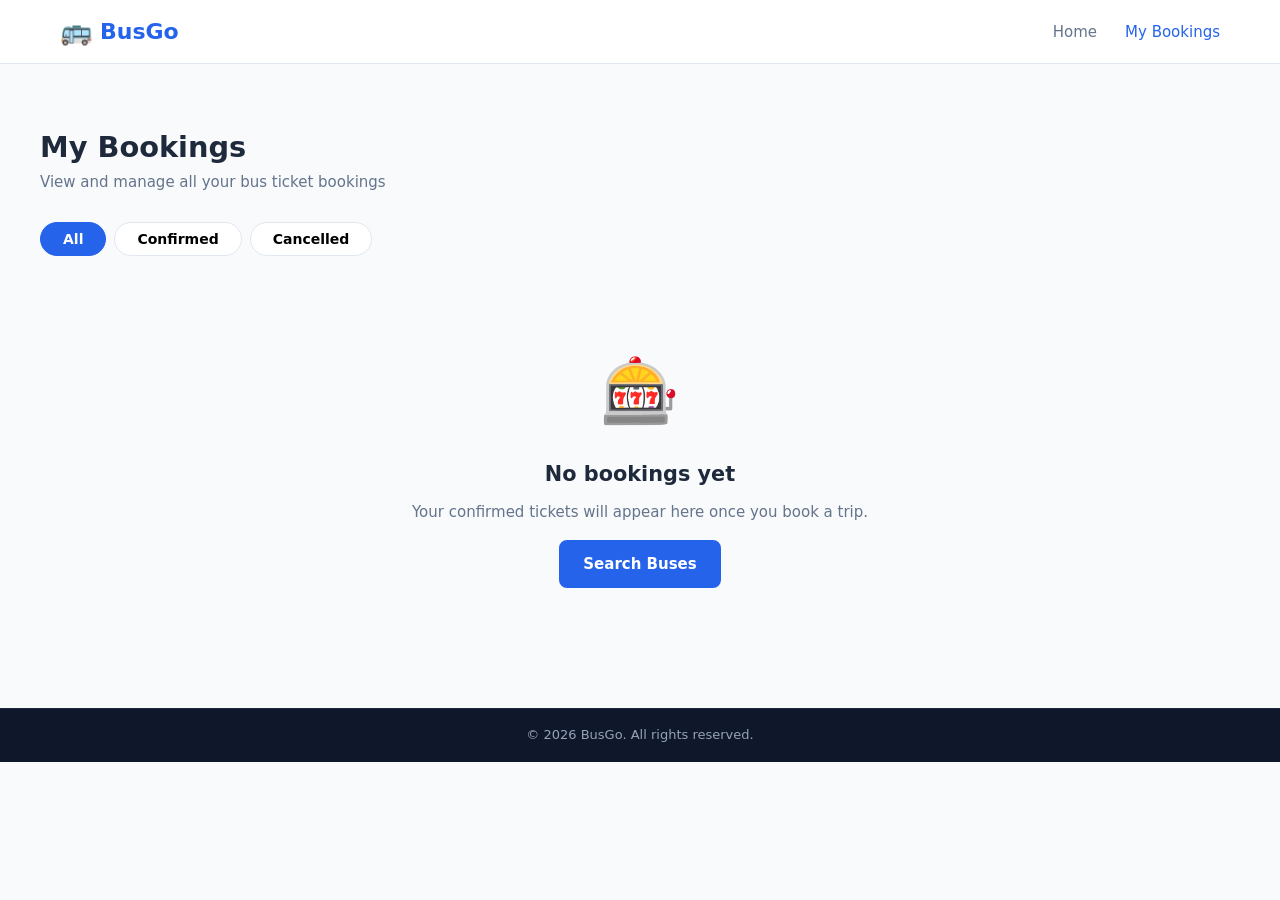
<file: projects/bus-booking-website/my-bookings.html>
<!DOCTYPE html>
<html lang="en">
<head>
  <meta charset="UTF-8" />
  <meta name="viewport" content="width=device-width, initial-scale=1.0" />
  <title>My Bookings - BusGo</title>
  <link rel="stylesheet" href="css/style.css" />
</head>
<body>

  <!-- NAVBAR -->
  <nav class="navbar">
    <div class="container nav-inner">
      <a href="index.html" class="logo">
        <span class="logo-icon">&#x1F68C;</span> BusGo
      </a>
      <ul class="nav-links">
        <li><a href="index.html">Home</a></li>
        <li><a href="my-bookings.html" class="active">My Bookings</a></li>
      </ul>
    </div>
  </nav>

  <main class="container section">
    <div class="page-header">
      <h1>My Bookings</h1>
      <p>View and manage all your bus ticket bookings</p>
    </div>

    <!-- FILTER TABS -->
    <div class="booking-tabs">
      <button class="tab-btn active" data-filter="all">All</button>
      <button class="tab-btn" data-filter="Confirmed">Confirmed</button>
      <button class="tab-btn" data-filter="Cancelled">Cancelled</button>
    </div>

    <div id="bookingsList"></div>

    <div id="noBookings" class="no-results hidden">
      <div class="no-results-icon">&#127920;</div>
      <h3>No bookings yet</h3>
      <p>Your confirmed tickets will appear here once you book a trip.</p>
      <a href="index.html" class="btn btn-primary" style="margin-top:16px;">Search Buses</a>
    </div>
  </main>

  <!-- CANCEL CONFIRMATION MODAL -->
  <div class="modal-overlay" id="cancelModal" style="display:none;">
    <div class="modal">
      <div class="modal-header">
        <h3>Cancel Booking</h3>
        <button class="modal-close" onclick="closeCancelModal()">&#10005;</button>
      </div>
      <div class="modal-body">
        <p>Are you sure you want to cancel booking <strong id="cancelRef"></strong>?</p>
        <p class="cancel-warning">&#9888; Cancellation fees may apply based on our policy.</p>
        <div class="modal-actions">
          <button class="btn btn-outline" onclick="closeCancelModal()">Keep Booking</button>
          <button class="btn btn-danger" id="confirmCancelBtn">Yes, Cancel</button>
        </div>
      </div>
    </div>
  </div>

  <!-- FOOTER -->
  <footer class="footer">
    <div class="footer-bottom">
      <p>&copy; 2026 BusGo. All rights reserved.</p>
    </div>
  </footer>

  <script src="js/app.js"></script>
  <script>
    let currentFilter = 'all';
    let cancelTarget = null;

    function loadBookings() {
      const all = JSON.parse(localStorage.getItem('busgoBookings') || '[]');
      const filtered = currentFilter === 'all' ? all : all.filter(b => b.status === currentFilter);
      const list = document.getElementById('bookingsList');

      if (filtered.length === 0) {
        list.innerHTML = '';
        document.getElementById('noBookings').classList.remove('hidden');
        return;
      }
      document.getElementById('noBookings').classList.add('hidden');

      list.innerHTML = filtered.slice().reverse().map(b => {
        const { bus, search, selectedSeats, passengerData, email, total, ref, status, bookedAt } = b;
        const { from, to, date } = search;
        const isCancelled = status === 'Cancelled';
        const isPast = new Date(date + 'T23:59:59') < new Date();

        return `
          <div class="my-booking-card ${isCancelled ? 'cancelled' : ''}">
            <div class="mbc-header">
              <div class="mbc-ref">
                <span class="ref-label">Booking Ref</span>
                <span class="ref-value">${ref}</span>
              </div>
              <div class="mbc-status ${isCancelled ? 'status-cancelled' : 'status-confirmed'}">
                ${isCancelled ? '&#10005; Cancelled' : '&#10003; Confirmed'}
              </div>
            </div>

            <div class="mbc-route">
              <div class="mbc-time-block">
                <div class="mbc-time">${bus.departure}</div>
                <div class="mbc-city">${from}</div>
              </div>
              <div class="mbc-arrow">
                <div class="duration-line"></div>
                <div class="mbc-duration">${bus.duration}</div>
              </div>
              <div class="mbc-time-block">
                <div class="mbc-time">${bus.arrival}</div>
                <div class="mbc-city">${to}</div>
              </div>
            </div>

            <div class="mbc-details">
              <div class="mbc-detail"><span>Date</span><strong>${formatDate(date)}</strong></div>
              <div class="mbc-detail"><span>Operator</span><strong>${bus.operator}</strong></div>
              <div class="mbc-detail"><span>Seats</span><strong>${selectedSeats.sort((a,b)=>a-b).join(', ')}</strong></div>
              <div class="mbc-detail"><span>Passengers</span><strong>${passengerData.map(p=>p.name).join(', ')}</strong></div>
              <div class="mbc-detail"><span>Contact</span><strong>${email}</strong></div>
              <div class="mbc-detail"><span>Total Paid</span><strong class="price-text">RM ${parseFloat(total).toFixed(2)}</strong></div>
            </div>

            <div class="mbc-actions">
              <div class="booked-date">Booked: ${new Date(bookedAt).toLocaleDateString('en-MY', {day:'numeric',month:'short',year:'numeric'})}</div>
              ${!isCancelled && !isPast ? `<button class="btn btn-outline btn-sm btn-danger-outline" onclick="openCancelModal('${ref}')">Cancel Booking</button>` : ''}
              ${isPast && !isCancelled ? '<span class="past-badge">Trip Completed</span>' : ''}
            </div>
          </div>
        `;
      }).join('');
    }

    function formatDate(d) {
      if (!d) return '';
      const dt = new Date(d + 'T00:00:00');
      return dt.toLocaleDateString('en-MY', { weekday: 'short', day: 'numeric', month: 'short', year: 'numeric' });
    }

    function openCancelModal(ref) {
      cancelTarget = ref;
      document.getElementById('cancelRef').textContent = ref;
      document.getElementById('cancelModal').style.display = 'flex';
    }

    function closeCancelModal() {
      document.getElementById('cancelModal').style.display = 'none';
      cancelTarget = null;
    }

    document.getElementById('confirmCancelBtn').addEventListener('click', () => {
      if (!cancelTarget) return;
      const all = JSON.parse(localStorage.getItem('busgoBookings') || '[]');
      const idx = all.findIndex(b => b.ref === cancelTarget);
      if (idx !== -1) {
        all[idx].status = 'Cancelled';
        localStorage.setItem('busgoBookings', JSON.stringify(all));
      }
      closeCancelModal();
      loadBookings();
    });

    // Tab filtering
    document.querySelectorAll('.tab-btn').forEach(btn => {
      btn.addEventListener('click', () => {
        document.querySelectorAll('.tab-btn').forEach(b => b.classList.remove('active'));
        btn.classList.add('active');
        currentFilter = btn.dataset.filter;
        loadBookings();
      });
    });

    loadBookings();
  </script>
</body>
</html>
</file>
<file: projects/bus-booking-website/css/style.css>
/* =========================================================
   BusGo - Main Stylesheet
   ========================================================= */

/* ---------- CSS Variables ---------- */
:root {
  --primary: #2563eb;
  --primary-dark: #1d4ed8;
  --primary-light: #dbeafe;
  --secondary: #f97316;
  --success: #16a34a;
  --danger: #dc2626;
  --danger-light: #fee2e2;
  --text: #1e293b;
  --text-muted: #64748b;
  --border: #e2e8f0;
  --bg: #f8fafc;
  --card-bg: #ffffff;
  --nav-h: 64px;
  --radius: 12px;
  --shadow: 0 1px 3px rgba(0,0,0,.08), 0 4px 16px rgba(0,0,0,.06);
  --shadow-lg: 0 8px 30px rgba(0,0,0,.12);
}

/* ---------- Reset ---------- */
*, *::before, *::after { box-sizing: border-box; margin: 0; padding: 0; }
html { scroll-behavior: smooth; }
body { font-family: 'Segoe UI', system-ui, -apple-system, sans-serif; font-size: 15px; color: var(--text); background: var(--bg); line-height: 1.6; }
a { color: inherit; text-decoration: none; }
ul { list-style: none; }
input, select, button, textarea { font-family: inherit; font-size: inherit; }

/* ---------- Utility ---------- */
.container { max-width: 1200px; margin: 0 auto; padding: 0 20px; }
.section { padding: 60px 0; }
.bg-light { background: #f1f5f9; }
.hidden { display: none !important; }
.btn-block { display: block; width: 100%; text-align: center; }

/* ---------- Buttons ---------- */
.btn {
  display: inline-flex; align-items: center; justify-content: center; gap: 6px;
  padding: 10px 22px; border-radius: 8px; font-weight: 600; cursor: pointer;
  border: 2px solid transparent; transition: all 0.2s;
}
.btn-primary { background: var(--primary); color: #fff; border-color: var(--primary); }
.btn-primary:hover { background: var(--primary-dark); border-color: var(--primary-dark); transform: translateY(-1px); }
.btn-outline { background: transparent; color: var(--primary); border-color: var(--primary); }
.btn-outline:hover { background: var(--primary-light); }
.btn-danger { background: var(--danger); color: #fff; border-color: var(--danger); }
.btn-danger:hover { background: #b91c1c; }
.btn-danger-outline { color: var(--danger); border-color: var(--danger); }
.btn-danger-outline:hover { background: var(--danger-light); }
.btn-sm { padding: 6px 14px; font-size: 13px; }
.btn:disabled { opacity: 0.6; cursor: not-allowed; }

/* ---------- Cards ---------- */
.card { background: var(--card-bg); border-radius: var(--radius); box-shadow: var(--shadow); padding: 24px; }

/* ---------- Navbar ---------- */
.navbar { background: #fff; border-bottom: 1px solid var(--border); position: sticky; top: 0; z-index: 100; height: var(--nav-h); display: flex; align-items: center; }
.nav-inner { display: flex; align-items: center; justify-content: space-between; width: 100%; }
.logo { display: flex; align-items: center; gap: 8px; font-size: 22px; font-weight: 800; color: var(--primary); }
.logo-icon { font-size: 26px; }
.nav-links { display: flex; gap: 28px; }
.nav-links a { font-weight: 500; color: var(--text-muted); transition: color .2s; }
.nav-links a:hover, .nav-links a.active { color: var(--primary); }

/* ---------- Hero ---------- */
.hero { background: linear-gradient(135deg, #1e3a8a 0%, #2563eb 50%, #1d4ed8 100%); min-height: 440px; display: flex; align-items: center; position: relative; overflow: hidden; }
.hero::before { content: ''; position: absolute; inset: 0; background: url("data:image/svg+xml,%3Csvg width='60' height='60' viewBox='0 0 60 60' xmlns='http://www.w3.org/2000/svg'%3E%3Cg fill='none' fill-rule='evenodd'%3E%3Cg fill='%23ffffff' fill-opacity='0.03'%3E%3Cpath d='M36 34v-4h-2v4h-4v2h4v4h2v-4h4v-2h-4zm0-30V0h-2v4h-4v2h4v4h2V6h4V4h-4zM6 34v-4H4v4H0v2h4v4h2v-4h4v-2H6zM6 4V0H4v4H0v2h4v4h2V6h4V4H6z'/%3E%3C/g%3E%3C/g%3E%3C/svg%3E"); }
.hero-overlay { width: 100%; }
.hero-content { padding: 60px 0; }
.hero-content h1 { font-size: 2.6rem; font-weight: 800; color: #fff; margin-bottom: 10px; }
.hero-content > p { color: #bfdbfe; font-size: 1.1rem; margin-bottom: 32px; }

/* ---------- Search Card ---------- */
.search-card { background: #fff; border-radius: var(--radius); padding: 28px; box-shadow: var(--shadow-lg); }
.search-row { display: flex; gap: 14px; align-items: flex-end; flex-wrap: wrap; }
.field-group { display: flex; flex-direction: column; gap: 6px; flex: 1; min-width: 150px; }
.field-group label { font-size: 13px; font-weight: 600; color: var(--text-muted); text-transform: uppercase; letter-spacing: .5px; }
.field-group select,
.field-group input[type="date"] { padding: 11px 14px; border: 1.5px solid var(--border); border-radius: 8px; background: #fff; color: var(--text); transition: border-color .2s; }
.field-group select:focus,
.field-group input[type="date"]:focus { outline: none; border-color: var(--primary); }
.search-submit { padding: 12px 28px; white-space: nowrap; }
.swap-btn { background: var(--primary-light); border: none; color: var(--primary); border-radius: 50%; width: 38px; height: 38px; font-size: 20px; cursor: pointer; display: flex; align-items: center; justify-content: center; flex-shrink: 0; transition: background .2s, transform .2s; margin-bottom: 2px; }
.swap-btn:hover { background: var(--primary); color: #fff; transform: rotate(180deg); }

/* ---------- Section Title ---------- */
.section-title { font-size: 1.8rem; font-weight: 700; text-align: center; margin-bottom: 40px; }

/* ---------- Features ---------- */
.features-grid { display: grid; grid-template-columns: repeat(auto-fit, minmax(220px, 1fr)); gap: 24px; }
.feature-card { background: var(--card-bg); border-radius: var(--radius); padding: 28px 24px; text-align: center; box-shadow: var(--shadow); transition: transform .2s, box-shadow .2s; }
.feature-card:hover { transform: translateY(-4px); box-shadow: var(--shadow-lg); }
.feature-icon { font-size: 2.4rem; margin-bottom: 14px; }
.feature-card h3 { font-size: 1.1rem; margin-bottom: 8px; }
.feature-card p { color: var(--text-muted); font-size: 14px; }

/* ---------- Popular Routes ---------- */
.routes-grid { display: grid; grid-template-columns: repeat(auto-fill, minmax(280px, 1fr)); gap: 18px; }
.route-card { background: var(--card-bg); border: 1.5px solid var(--border); border-radius: var(--radius); padding: 20px; cursor: pointer; transition: all .2s; }
.route-card:hover { border-color: var(--primary); box-shadow: var(--shadow-lg); transform: translateY(-2px); }
.route-cities { display: flex; align-items: center; gap: 10px; font-size: 1rem; font-weight: 600; margin-bottom: 10px; }
.route-arrow { color: var(--primary); font-size: 1.2rem; }
.route-meta { display: flex; justify-content: space-between; font-size: 13px; color: var(--text-muted); }
.route-price { font-weight: 700; color: var(--primary); }

/* ---------- Footer ---------- */
.footer { background: #0f172a; color: #94a3b8; margin-top: auto; }
.footer-inner { display: grid; grid-template-columns: 2fr 1fr 1fr; gap: 40px; padding: 48px 0 32px; }
.footer-brand { display: flex; flex-direction: column; gap: 8px; }
.footer-brand .logo-icon { font-size: 1.5rem; }
.footer-brand p { font-size: 14px; margin-top: 4px; }
.footer-links h4, .footer-contact h4 { color: #fff; margin-bottom: 12px; }
.footer-links ul { display: flex; flex-direction: column; gap: 6px; }
.footer-links a:hover { color: var(--primary-light); }
.footer-contact p { margin-bottom: 4px; font-size: 14px; }
.footer-bottom { border-top: 1px solid #1e293b; padding: 16px 20px; text-align: center; font-size: 13px; }

/* ---------- Search Bar Strip ---------- */
.search-bar-strip { background: var(--primary); padding: 14px 0; }
.search-bar-inner { display: flex; justify-content: space-between; align-items: center; }
.search-summary { color: #fff; font-size: 15px; }
.search-summary strong { font-size: 17px; }

/* ---------- Buses Page Layout ---------- */
.buses-main { padding-top: 32px; padding-bottom: 60px; }
.buses-layout { display: grid; grid-template-columns: 260px 1fr; gap: 28px; align-items: start; }

/* ---------- Filters Panel ---------- */
.filters-panel { background: var(--card-bg); border-radius: var(--radius); padding: 24px; box-shadow: var(--shadow); position: sticky; top: calc(var(--nav-h) + 16px); }
.filters-panel h3 { font-size: 1rem; font-weight: 700; margin-bottom: 18px; }
.filter-group { margin-bottom: 22px; }
.filter-label { display: block; font-size: 12px; font-weight: 700; text-transform: uppercase; letter-spacing: .5px; color: var(--text-muted); margin-bottom: 10px; }
.checkbox-label { display: flex; align-items: center; gap: 8px; font-size: 14px; margin-bottom: 6px; cursor: pointer; }
.checkbox-label input { accent-color: var(--primary); width: 15px; height: 15px; }
input[type="range"] { width: 100%; accent-color: var(--primary); margin-top: 8px; }

/* ---------- Bus Results ---------- */
.results-header { display: flex; justify-content: space-between; align-items: center; margin-bottom: 18px; font-size: 14px; color: var(--text-muted); }
.sort-row { display: flex; align-items: center; gap: 8px; }
.sort-row select { padding: 6px 10px; border: 1.5px solid var(--border); border-radius: 6px; }

/* ---------- Bus Card ---------- */
.bus-card { background: var(--card-bg); border-radius: var(--radius); padding: 22px 24px; box-shadow: var(--shadow); margin-bottom: 16px; display: grid; grid-template-columns: 1fr 2fr 1fr 1.2fr; gap: 20px; align-items: center; transition: box-shadow .2s; }
.bus-card:hover { box-shadow: var(--shadow-lg); }
.bus-operator { display: flex; align-items: center; gap: 12px; }
.operator-logo { width: 46px; height: 46px; border-radius: 10px; background: var(--primary); color: #fff; display: flex; align-items: center; justify-content: center; font-size: 13px; font-weight: 800; text-align: center; line-height: 1.2; }
.operator-logo.large { width: 52px; height: 52px; }
.operator-name { font-weight: 700; font-size: 14px; }
.bus-type-badge { display: inline-block; background: var(--primary-light); color: var(--primary); font-size: 11px; font-weight: 600; padding: 2px 8px; border-radius: 20px; margin-top: 3px; }
.bus-times { display: flex; align-items: center; gap: 12px; }
.time-block { text-align: center; }
.time { font-size: 1.3rem; font-weight: 700; }
.city { font-size: 12px; color: var(--text-muted); margin-top: 2px; }
.duration-block { flex: 1; text-align: center; }
.duration-line { height: 2px; background: var(--border); position: relative; margin: 6px 0; }
.duration-line::after { content: '▶'; position: absolute; right: -6px; top: -8px; font-size: 11px; color: var(--text-muted); }
.duration-text { font-size: 12px; color: var(--text-muted); }
.bus-amenities { display: flex; flex-wrap: wrap; gap: 6px; }
.amenity { font-size: 11px; background: #f1f5f9; padding: 3px 8px; border-radius: 20px; color: var(--text-muted); }
.bus-booking { text-align: right; display: flex; flex-direction: column; align-items: flex-end; gap: 8px; }
.seats-left { font-size: 12px; color: var(--secondary); font-weight: 600; }
.price { font-size: 1.4rem; font-weight: 800; color: var(--primary); }
.price-sub { font-size: 11px; color: var(--text-muted); }

/* ---------- No Results ---------- */
.no-results { text-align: center; padding: 60px 20px; }
.no-results-icon { font-size: 4rem; margin-bottom: 16px; }
.no-results h3 { font-size: 1.3rem; margin-bottom: 8px; }
.no-results p { color: var(--text-muted); }

/* ---------- Progress Strip ---------- */
.progress-strip { background: #fff; border-bottom: 1px solid var(--border); padding: 14px 0; }
.progress-steps { display: flex; align-items: center; justify-content: center; gap: 0; }
.step { display: flex; align-items: center; gap: 8px; font-size: 13px; font-weight: 600; color: var(--text-muted); white-space: nowrap; }
.step.active { color: var(--primary); }
.step.completed { color: var(--success); }
.step-num { width: 26px; height: 26px; border-radius: 50%; border: 2px solid currentColor; display: flex; align-items: center; justify-content: center; font-size: 12px; }
.step.completed .step-num { background: var(--success); color: #fff; border-color: var(--success); }
.step-line { flex: 1; height: 2px; background: var(--border); margin: 0 12px; min-width: 40px; }
.step-line.completed { background: var(--success); }

/* ---------- Booking Page ---------- */
.booking-layout { display: grid; grid-template-columns: 1fr 320px; gap: 28px; align-items: start; }
.booking-left { display: flex; flex-direction: column; gap: 24px; }
.booking-right { position: sticky; top: calc(var(--nav-h) + 16px); display: flex; flex-direction: column; gap: 18px; }

/* Bus Detail Card */
.bus-detail-card { }
.bus-detail-row { display: flex; align-items: center; gap: 24px; flex-wrap: wrap; }
.bd-operator { display: flex; align-items: center; gap: 12px; }
.bd-route { display: flex; align-items: center; gap: 12px; flex: 1; justify-content: center; }
.bd-time-block { text-align: center; }
.date-small { font-size: 11px; color: var(--text-muted); margin-top: 2px; }
.bd-price { text-align: right; margin-left: auto; }

/* Seat Card */
.seat-card h3 { margin-bottom: 14px; }
.seat-legend { display: flex; gap: 20px; margin-bottom: 20px; font-size: 13px; }
.legend-item { display: flex; align-items: center; gap: 6px; }
.seat-demo { width: 24px; height: 24px; border-radius: 6px; display: inline-block; }
.seat-demo.available { background: #e2e8f0; border: 2px solid #cbd5e1; }
.seat-demo.selected { background: var(--primary); border: 2px solid var(--primary-dark); }
.seat-demo.booked { background: #fecaca; border: 2px solid #f87171; }

.bus-layout { max-width: 340px; }
.driver-section { display: flex; align-items: center; gap: 10px; padding: 10px 16px; background: #f1f5f9; border-radius: 8px 8px 0 0; font-size: 13px; color: var(--text-muted); margin-bottom: 12px; }
.steering-wheel { font-size: 22px; }

.seat-grid { display: grid; grid-template-columns: repeat(4, 1fr); gap: 8px; }
.seat { width: 52px; height: 46px; border-radius: 8px; display: flex; align-items: center; justify-content: center; font-size: 13px; font-weight: 600; cursor: pointer; transition: all .15s; user-select: none; }
.seat.available { background: #e2e8f0; color: var(--text); }
.seat.available:hover { background: #bfdbfe; color: var(--primary); transform: scale(1.05); }
.seat.selected { background: var(--primary); color: #fff; transform: scale(1.05); }
.seat.booked { background: #fecaca; color: #ef4444; cursor: not-allowed; }
.seat.aisle-gap { margin-left: 18px; }

.selected-seats-summary { margin-top: 16px; padding: 12px 16px; background: var(--primary-light); border-radius: 8px; font-size: 14px; color: var(--primary); }

/* Passenger Form */
.passenger-card h3 { margin-bottom: 20px; }
.passenger-block { margin-bottom: 20px; }
.passenger-block h4 { margin-bottom: 14px; color: var(--primary); font-size: 14px; }
.form-row { display: grid; grid-template-columns: 1fr 1fr; gap: 16px; }
.form-group { display: flex; flex-direction: column; gap: 6px; }
.form-group label { font-size: 13px; font-weight: 600; color: var(--text-muted); }
.form-group input, .form-group select { padding: 10px 12px; border: 1.5px solid var(--border); border-radius: 8px; background: #fff; transition: border-color .2s; }
.form-group input:focus, .form-group select:focus { outline: none; border-color: var(--primary); }
.contact-section { margin-top: 24px; }
.contact-section h4 { margin-bottom: 14px; }

/* Fare Card */
.fare-row { display: flex; justify-content: space-between; padding: 6px 0; font-size: 14px; }
.fare-row.total { font-size: 1.1rem; font-weight: 700; color: var(--primary); }
.fare-placeholder { color: var(--text-muted); font-size: 14px; text-align: center; padding: 20px 0; }

/* Info Card */
.info-card h4 { margin-bottom: 10px; }
.info-list { display: flex; flex-direction: column; gap: 8px; font-size: 14px; color: var(--text-muted); }

/* ---------- Payment Modal ---------- */
.modal-overlay { position: fixed; inset: 0; background: rgba(0,0,0,.5); z-index: 200; display: flex; align-items: center; justify-content: center; }
.modal { background: #fff; border-radius: var(--radius); padding: 0; width: 100%; max-width: 500px; box-shadow: var(--shadow-lg); overflow: hidden; }
.modal-header { display: flex; justify-content: space-between; align-items: center; padding: 20px 24px; border-bottom: 1px solid var(--border); }
.modal-header h3 { font-size: 1.1rem; }
.modal-close { background: none; border: none; font-size: 18px; cursor: pointer; color: var(--text-muted); }
.modal-body { padding: 24px; display: flex; flex-direction: column; gap: 18px; }
.total-amount { font-size: 1.2rem; color: var(--primary); font-weight: 700; text-align: center; }
.payment-methods { display: flex; flex-direction: column; gap: 8px; }
.payment-option { display: flex; align-items: center; gap: 10px; padding: 12px 14px; border: 1.5px solid var(--border); border-radius: 8px; cursor: pointer; transition: border-color .2s; }
.payment-option:has(input:checked) { border-color: var(--primary); background: var(--primary-light); }
.modal-actions { display: flex; gap: 12px; justify-content: flex-end; }

/* ---------- Confirmation Page ---------- */
.success-banner { background: #dcfce7; border: 1.5px solid #86efac; border-radius: var(--radius); padding: 24px 28px; display: flex; align-items: center; gap: 20px; margin-bottom: 32px; }
.success-icon { width: 52px; height: 52px; border-radius: 50%; background: var(--success); color: #fff; display: flex; align-items: center; justify-content: center; font-size: 1.6rem; font-weight: 700; flex-shrink: 0; }
.success-banner h2 { font-size: 1.4rem; color: var(--success); }
.success-banner p { color: #166534; }

.confirmation-layout { display: grid; grid-template-columns: 1fr 320px; gap: 28px; align-items: start; }
.confirmation-sidebar { display: flex; flex-direction: column; gap: 18px; }

/* Ticket */
.ticket-card { background: #fff; border-radius: var(--radius); box-shadow: var(--shadow-lg); overflow: hidden; border: 1px solid var(--border); }
.ticket-header { background: var(--primary); color: #fff; padding: 18px 24px; display: flex; justify-content: space-between; align-items: center; }
.ticket-header .logo { color: #fff; font-size: 18px; }
.ticket-ref { font-size: 13px; font-family: monospace; background: rgba(255,255,255,.15); padding: 4px 10px; border-radius: 6px; }
.ticket-body { padding: 28px 24px; }
.ticket-route { display: flex; align-items: center; gap: 16px; margin-bottom: 24px; }
.ticket-time-block { text-align: center; }
.big-time { font-size: 2rem; font-weight: 800; }
.ticket-city { font-size: 14px; color: var(--text-muted); }
.ticket-arrow { flex: 1; text-align: center; }
.arrow-line { height: 2px; background: var(--border); margin-bottom: 4px; }
.arrow-duration { font-size: 12px; color: var(--text-muted); }
.ticket-divider { display: flex; align-items: center; margin: 0 -24px; margin-bottom: 24px; }
.ticket-hole { width: 28px; height: 28px; border-radius: 50%; background: var(--bg); border: 1px solid var(--border); flex-shrink: 0; }
.dashed-line { flex: 1; border-top: 2px dashed var(--border); }
.detail-grid { display: grid; grid-template-columns: 1fr 1fr; gap: 16px; }
.detail-item { }
.detail-label { font-size: 11px; text-transform: uppercase; letter-spacing: .5px; color: var(--text-muted); margin-bottom: 3px; }
.detail-value { font-size: 14px; font-weight: 600; }
.detail-value.price { color: var(--primary); font-size: 1.1rem; }
.ticket-footer { border-top: 1px solid var(--border); padding: 16px 24px; display: flex; justify-content: space-between; align-items: center; }
.ticket-status.confirmed { color: var(--success); font-weight: 700; font-size: 15px; }
.cancellation-card p { font-size: 14px; color: var(--text-muted); margin-top: 8px; }

/* ---------- My Bookings Page ---------- */
.page-header { margin-bottom: 28px; }
.page-header h1 { font-size: 1.8rem; font-weight: 700; }
.page-header p { color: var(--text-muted); }
.booking-tabs { display: flex; gap: 8px; margin-bottom: 24px; }
.tab-btn { padding: 8px 22px; border-radius: 20px; border: 1.5px solid var(--border); background: #fff; font-weight: 600; cursor: pointer; font-size: 14px; transition: all .2s; }
.tab-btn.active, .tab-btn:hover { background: var(--primary); color: #fff; border-color: var(--primary); }

.my-booking-card { background: var(--card-bg); border-radius: var(--radius); box-shadow: var(--shadow); padding: 22px 24px; margin-bottom: 16px; transition: box-shadow .2s; }
.my-booking-card:hover { box-shadow: var(--shadow-lg); }
.my-booking-card.cancelled { opacity: 0.7; }
.mbc-header { display: flex; justify-content: space-between; align-items: center; margin-bottom: 16px; }
.ref-label { font-size: 11px; text-transform: uppercase; letter-spacing: .5px; color: var(--text-muted); display: block; }
.ref-value { font-weight: 700; font-family: monospace; font-size: 15px; }
.mbc-status { font-weight: 700; font-size: 14px; }
.status-confirmed { color: var(--success); }
.status-cancelled { color: var(--danger); }
.mbc-route { display: flex; align-items: center; gap: 16px; padding: 16px 0; border-top: 1px solid var(--border); border-bottom: 1px solid var(--border); margin-bottom: 16px; }
.mbc-time-block { text-align: center; }
.mbc-time { font-size: 1.4rem; font-weight: 800; }
.mbc-city { font-size: 13px; color: var(--text-muted); }
.mbc-arrow { flex: 1; text-align: center; }
.mbc-duration { font-size: 12px; color: var(--text-muted); margin-top: 4px; }
.mbc-details { display: grid; grid-template-columns: repeat(3, 1fr); gap: 12px; margin-bottom: 16px; }
.mbc-detail { }
.mbc-detail span { font-size: 11px; text-transform: uppercase; letter-spacing: .5px; color: var(--text-muted); display: block; }
.mbc-detail strong { font-size: 14px; }
.price-text { color: var(--primary); }
.mbc-actions { display: flex; justify-content: space-between; align-items: center; }
.booked-date { font-size: 12px; color: var(--text-muted); }
.past-badge { font-size: 12px; background: #f1f5f9; color: var(--text-muted); padding: 4px 12px; border-radius: 20px; font-weight: 600; }
.cancel-warning { color: var(--secondary); font-size: 14px; }

/* ---------- Print Styles ---------- */
@media print {
  .navbar, .progress-strip, .confirmation-sidebar, footer { display: none !important; }
  .confirmation-layout { grid-template-columns: 1fr; }
  .ticket-card { box-shadow: none; border: 1px solid #ccc; }
}

/* ---------- Responsive ---------- */
@media (max-width: 900px) {
  .buses-layout { grid-template-columns: 1fr; }
  .filters-panel { position: static; }
  .bus-card { grid-template-columns: 1fr 1fr; }
  .booking-layout { grid-template-columns: 1fr; }
  .booking-right { position: static; }
  .confirmation-layout { grid-template-columns: 1fr; }
  .footer-inner { grid-template-columns: 1fr 1fr; }
}

@media (max-width: 600px) {
  .hero-content h1 { font-size: 1.8rem; }
  .search-row { flex-direction: column; }
  .swap-btn { align-self: center; transform: rotate(90deg); }
  .bus-card { grid-template-columns: 1fr; gap: 12px; }
  .bus-booking { align-items: flex-start; }
  .mbc-details { grid-template-columns: 1fr 1fr; }
  .detail-grid { grid-template-columns: 1fr; }
  .footer-inner { grid-template-columns: 1fr; }
  .form-row { grid-template-columns: 1fr; }
}
</file>
